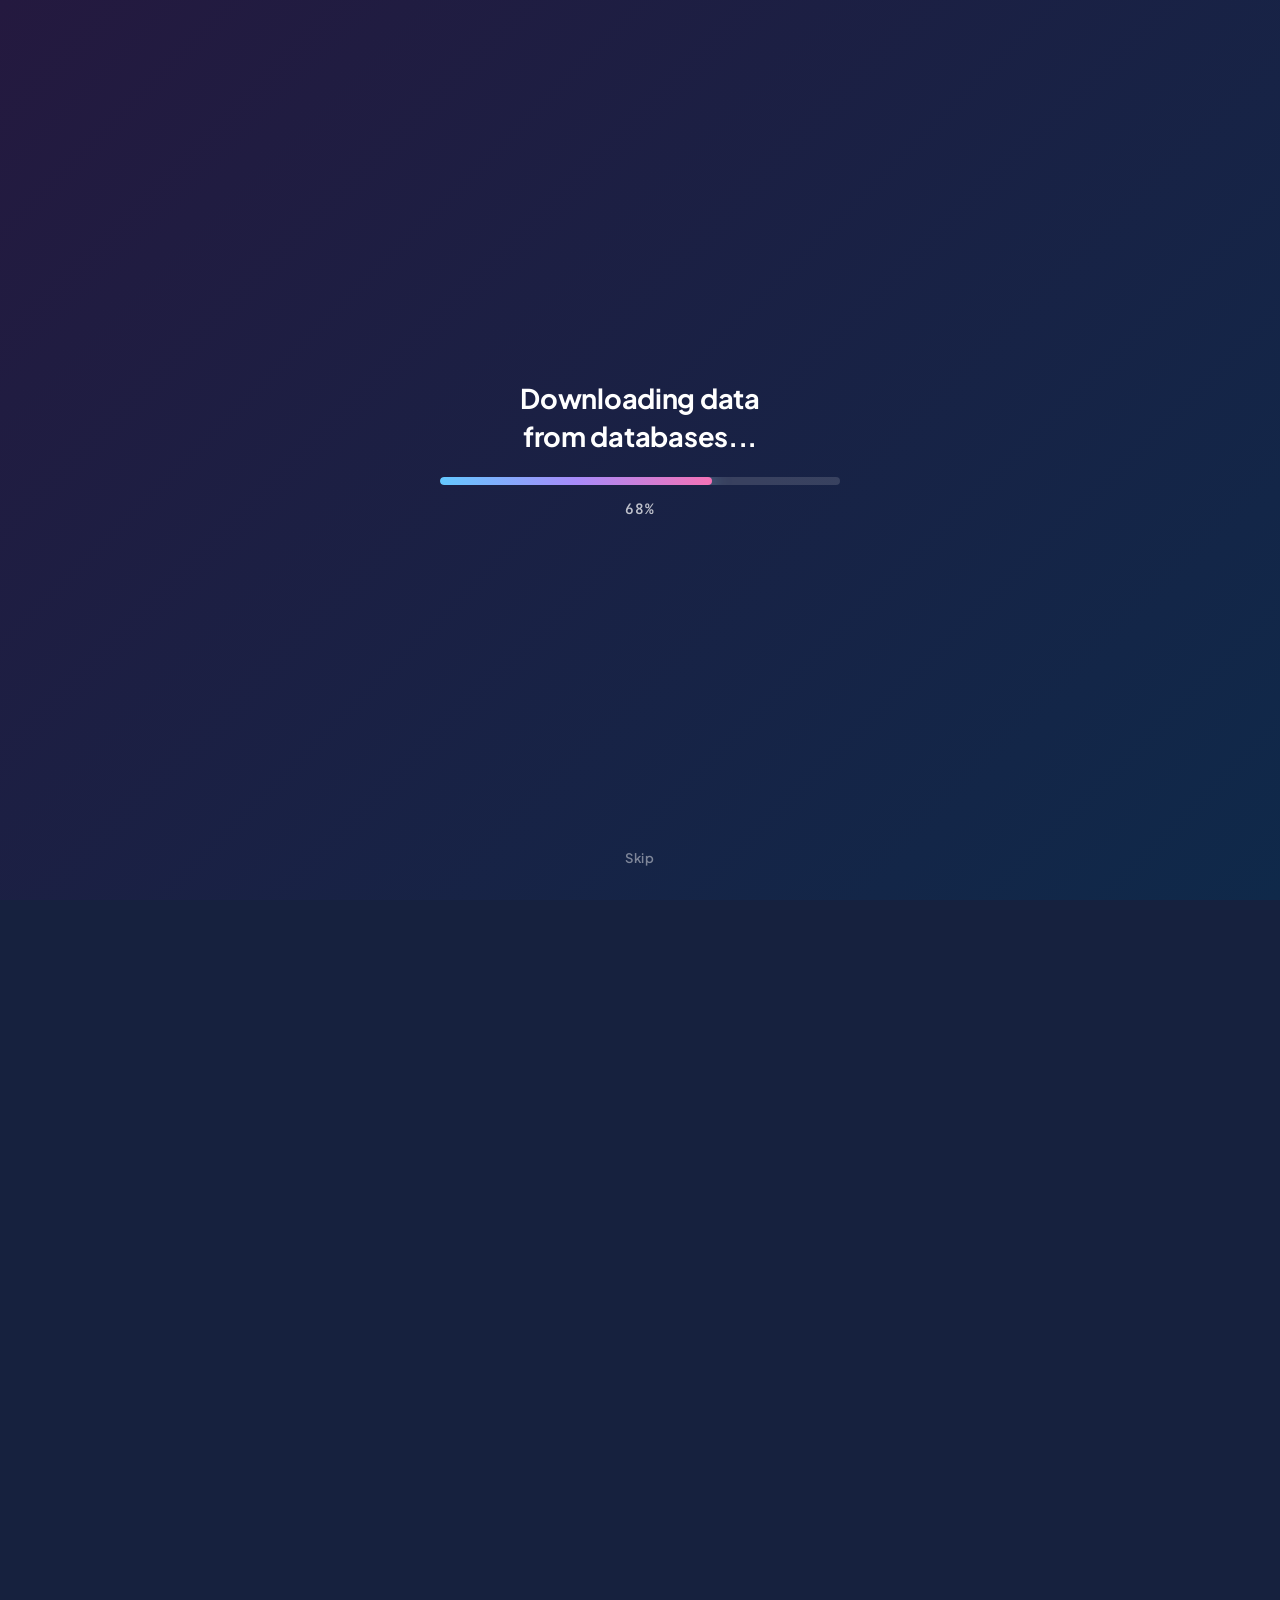
<file: index.html>
<!DOCTYPE html>
<html lang="ja">
<head>
    <meta charset="UTF-8">
    <meta name="viewport" content="width=device-width, initial-scale=1.0, viewport-fit=cover">
    <meta name="theme-color" content="#16213e">
    <link rel="icon" type="image/svg+xml" href="data:image/svg+xml,%3Csvg xmlns='http://www.w3.org/2000/svg' viewBox='0 0 64 64'%3E%3Crect width='64' height='64' rx='16' fill='%2316213e'/%3E%3Ctext x='50%25' y='54%25' dominant-baseline='middle' text-anchor='middle' font-family='sans-serif' font-weight='800' font-size='34' fill='%2364c8ff'%3EM%3C/text%3E%3C/svg%3E">
    <title>Mendsanaa - ホーム</title>
    <script>
        if (!sessionStorage.getItem('mendsanaa_boot_done') || location.search.indexOf('intro=1') !== -1) {
            document.documentElement.classList.add('boot-active');
        }
    </script>
    <link rel="preconnect" href="https://fonts.googleapis.com">
    <link rel="preconnect" href="https://fonts.gstatic.com" crossorigin>
    <link href="https://fonts.googleapis.com/css2?family=JetBrains+Mono:wght@500;700;800&family=Noto+Sans+JP:wght@400;500;700;800&family=Noto+Sans:wght@400;600;700&family=Plus+Jakarta+Sans:wght@600;700;800&display=swap" rel="stylesheet">
    <link rel="stylesheet" href="images/images2/styles.css">
</head>
<body data-page="home">
    <!-- Animated Gradient Background -->
    <div class="animated-bg" aria-hidden="true"></div>
    <canvas class="particles-canvas" id="particlesCanvas" aria-hidden="true"></canvas>
    <div class="mouse-glow" id="mouseGlow" aria-hidden="true"></div>

    <div class="page-shell">
        <!-- Clean Sticky Header -->
        <header class="top-bar">
            <div class="top-bar-inner">
                <nav class="desktop-nav" aria-label="Main navigation">
                    <a href="index.html" class="active" data-i18n="nav_home">ホーム</a>
                    <a href="index2.html" data-i18n="nav_profile">プロフィール</a>
                    <a href="contactme.html" data-i18n="nav_contact">お問い合わせ</a>
                </nav>

                <div class="lang-switcher" role="group" aria-label="Language switcher">
                    <button type="button" class="lang-btn active" data-lang="ja" aria-pressed="true">JP</button>
                    <button type="button" class="lang-btn" data-lang="en" aria-pressed="false">EN</button>
                    <button type="button" class="lang-btn" data-lang="mn" aria-pressed="false">MN</button>
                </div>
            </div>
        </header>

        <!-- Main Content -->
        <main class="main-content">
            <!-- Hero Card -->
            <section class="glass-card hero-card reveal is-in">
                <div class="avatar-stage">
                    <div class="avatar-glow"></div>
                    <div class="avatar-frame">
                        <img src="images/images2/profile.jpg" alt="Mendsanaa">
                    </div>
                </div>

                <div class="hero-text">
                    <h1 class="hero-title">Mendsanaa</h1>
                    <p class="hero-subtitle" data-i18n="home_subtitle">モンゴル出身 🇲🇳 ・ 東京在住 🇯🇵</p>
                    <div class="hero-role-pill" data-i18n="home_role">東京国際工科専門職大学 AIコース在籍</div>

                    <div class="hero-bio-box">
                        <p data-i18n="home_desc_1">東京国際工科専門職大学のAIコースに在籍しています。</p>
                        <p data-i18n="home_desc_2">AI・クラウド・ソフトウェア開発を中心に、世界とつながる技術を日々学んでいます。</p>
                    </div>

                    <div class="action-row">
                        <a href="index2.html" class="btn btn-primary" data-i18n="home_btn_profile">プロフィールを見る</a>
                        <a href="contactme.html" class="btn btn-secondary" data-i18n="home_btn_contact">お問い合わせ</a>
                    </div>
                </div>
            </section>

            <!-- Highlights -->
            <section class="section-block reveal">
                <div class="section-header">
                    <h2 class="section-title" data-i18n="home_hl_title">ハイライト</h2>
                </div>
                <div class="stats-grid">
                    <div class="glass-card stat-card">
                        <div class="stat-value">2020</div>
                        <p class="stat-label" data-i18n="home_hl_1">高校卒業</p>
                    </div>
                    <div class="glass-card stat-card">
                        <div class="stat-value">2022</div>
                        <p class="stat-label" data-i18n="home_hl_2">来日・留学開始</p>
                    </div>
                    <div class="glass-card stat-card">
                        <div class="stat-value">2024</div>
                        <p class="stat-label" data-i18n="home_hl_3">AI専門課程修了</p>
                    </div>
                    <div class="glass-card stat-card">
                        <div class="stat-value">∞</div>
                        <p class="stat-label" data-i18n="home_hl_4">学び続ける姿勢</p>
                    </div>
                </div>
            </section>

            <!-- About Section -->
            <section class="section-block reveal">
                <div class="section-header">
                    <h2 class="section-title" data-i18n="home_about_title">私について</h2>
                    <p class="section-subtitle" data-i18n="home_about_sub">世界を巡りながら、情熱を持って学び・創る</p>
                </div>

                <div class="story-grid">
                    <article class="glass-card story-card">
                        <div class="story-top">
                            <div class="story-icon-wrap">🎒</div>
                            <span class="story-year">2020</span>
                        </div>
                        <h3 data-i18n="home_story_1_title">旅の始まり</h3>
                        <p data-i18n="home_story_1_text">2020年に高校を卒業し、コロナ禍の影響で1年半のギャップイヤーを過ごしました。その期間を有意義に活かし、次の一歩へ向けて準備しました。</p>
                    </article>

                    <article class="glass-card story-card">
                        <div class="story-top">
                            <div class="story-icon-wrap">🌏</div>
                            <span class="story-year">2022</span>
                        </div>
                        <h3 data-i18n="home_story_2_title">日本への挑戦</h3>
                        <p data-i18n="home_story_2_text">2022年に来日し、北九州YMCA学院で日本語と文化を学びました。日本での生活は新しい視点と大きな成長をもたらしてくれました。</p>
                    </article>

                    <article class="glass-card story-card">
                        <div class="story-top">
                            <div class="story-icon-wrap">💻</div>
                            <span class="story-year">2022–2024</span>
                        </div>
                        <h3 data-i18n="home_story_3_title">AIを集中的に習得</h3>
                        <p data-i18n="home_story_3_text">日本電子専門学校でAIについて2年間集中的に学び、プログラミングと機械学習の基礎・実践スキルを習得しました。</p>
                    </article>

                    <article class="glass-card story-card">
                        <div class="story-top">
                            <div class="story-icon-wrap">🚀</div>
                            <span class="story-year">2024–NOW</span>
                        </div>
                        <h3 data-i18n="home_story_4_title">さらなる高みへ</h3>
                        <p data-i18n="home_story_4_text">現在、東京国際工科専門職大学のAIコースに在籍し、より高度なAI技術とクラウド・開発力を追求しています。</p>
                    </article>
                </div>

                <div class="glass-card full-bio-card">
                    <p data-i18n="home_full_bio">私は2020年にモンゴルの高校を卒業し、コロナの影響で来日まで1年半のギャップイヤーを過ごしました。2022年に来日して北九州YMCA学院を卒業後、日本電子専門学校でAIを2年間学び、さらに深く追求するため現在は東京国際工科専門職大学のAIコースに在籍しています。</p>
                </div>
            </section>

            <!-- CTA Banner -->
            <section class="glass-card cta-banner reveal">
                <h2 data-i18n="home_cta_title">もっと詳しく知る</h2>
                <p data-i18n="home_cta_sub">スキル・取得資格・これまでの歩みをご覧ください</p>
                <a href="index2.html" class="btn btn-primary" data-i18n="home_cta_btn">プロフィールへ進む</a>
            </section>
        </main>

        <!-- Footer -->
        <footer class="footer">
            <p data-i18n="home_footer">Mendsanaa デジタルポートフォリオ • 2024-2026</p>
            <button type="button" class="replay-intro-btn">↻ <span data-i18n="replay_intro">起動演出を再生</span></button>
        </footer>
    </div>

    <!-- Smartphone Bottom Navigation Dock -->
    <nav class="mobile-dock" aria-label="Mobile navigation">
        <a href="index.html" class="dock-item active">
            <svg viewBox="0 0 24 24"><path d="M3 10.5L12 3l9 7.5"/><path d="M5 9.5V20h14V9.5"/></svg>
            <span data-i18n="nav_home">ホーム</span>
        </a>
        <a href="index2.html" class="dock-item">
            <svg viewBox="0 0 24 24"><circle cx="12" cy="8" r="4"/><path d="M4 20c0-4 3.6-7 8-7s8 3 8 7"/></svg>
            <span data-i18n="nav_profile">プロフィール</span>
        </a>
        <a href="contactme.html" class="dock-item">
            <svg viewBox="0 0 24 24"><rect x="3" y="5" width="18" height="14" rx="2"/><path d="M3 7l9 6 9-6"/></svg>
            <span data-i18n="nav_contact">お問い合わせ</span>
        </a>
    </nav>

    <script src="images/images2/app.js"></script>
</body>
</html>
</file>
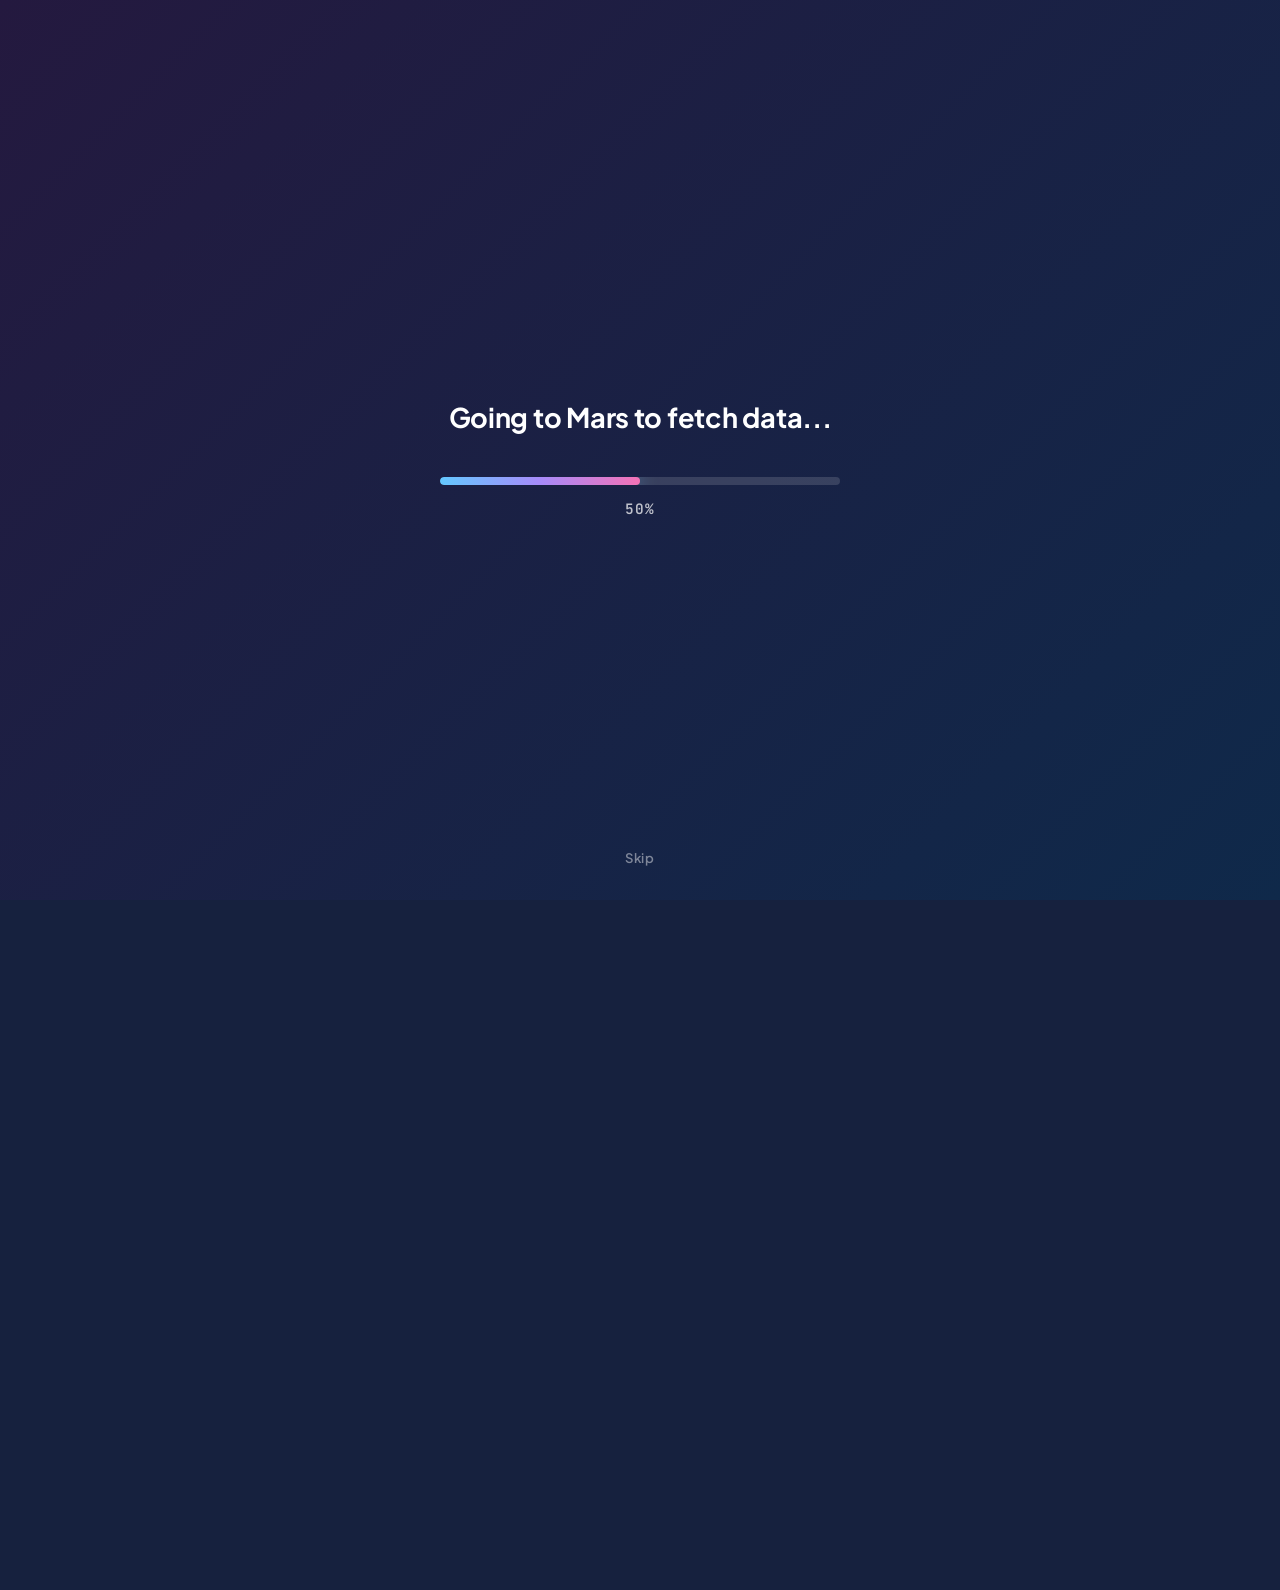
<file: contactme.html>
<!DOCTYPE html>
<html lang="ja">
<head>
    <meta charset="UTF-8">
    <meta name="viewport" content="width=device-width, initial-scale=1.0, viewport-fit=cover">
    <meta name="theme-color" content="#16213e">
    <link rel="icon" type="image/svg+xml" href="data:image/svg+xml,%3Csvg xmlns='http://www.w3.org/2000/svg' viewBox='0 0 64 64'%3E%3Crect width='64' height='64' rx='16' fill='%2316213e'/%3E%3Ctext x='50%25' y='54%25' dominant-baseline='middle' text-anchor='middle' font-family='sans-serif' font-weight='800' font-size='34' fill='%2364c8ff'%3EM%3C/text%3E%3C/svg%3E">
    <title>お問い合わせ - Mendsanaa</title>
    <script>
        if (!sessionStorage.getItem('mendsanaa_boot_done') || location.search.indexOf('intro=1') !== -1) {
            document.documentElement.classList.add('boot-active');
        }
    </script>
    <link rel="preconnect" href="https://fonts.googleapis.com">
    <link rel="preconnect" href="https://fonts.gstatic.com" crossorigin>
    <link href="https://fonts.googleapis.com/css2?family=JetBrains+Mono:wght@500;700;800&family=Noto+Sans+JP:wght@400;500;700;800&family=Noto+Sans:wght@400;600;700&family=Plus+Jakarta+Sans:wght@600;700;800&display=swap" rel="stylesheet">
    <link rel="stylesheet" href="images/images2/styles.css">
</head>
<body data-page="contact">
    <!-- Animated Gradient Background -->
    <div class="animated-bg" aria-hidden="true"></div>
    <canvas class="particles-canvas" id="particlesCanvas" aria-hidden="true"></canvas>
    <div class="mouse-glow" id="mouseGlow" aria-hidden="true"></div>

    <div class="page-shell">
        <!-- Clean Sticky Header -->
        <header class="top-bar">
            <div class="top-bar-inner">
                <nav class="desktop-nav" aria-label="Main navigation">
                    <a href="index.html" data-i18n="nav_home">ホーム</a>
                    <a href="index2.html" data-i18n="nav_profile">プロフィール</a>
                    <a href="contactme.html" class="active" data-i18n="nav_contact">お問い合わせ</a>
                </nav>

                <div class="lang-switcher" role="group" aria-label="Language switcher">
                    <button type="button" class="lang-btn active" data-lang="ja" aria-pressed="true">JP</button>
                    <button type="button" class="lang-btn" data-lang="en" aria-pressed="false">EN</button>
                    <button type="button" class="lang-btn" data-lang="mn" aria-pressed="false">MN</button>
                </div>
            </div>
        </header>

        <!-- Main Contact Content -->
        <main class="main-content">
            <section class="section-block reveal is-in">
                <div class="section-header">
                    <h1 class="section-title" data-i18n="contact_title">お問い合わせ</h1>
                    <p class="section-subtitle" data-i18n="contact_sub">下記のいずれの連絡先からでもお気軽にご連絡ください</p>
                </div>

                <!-- Contact Cards Grid -->
                <div class="contact-grid">
                    <article class="glass-card contact-card">
                        <div class="contact-card-head">
                            <div class="contact-icon-box">✉️</div>
                            <h3 data-i18n="contact_school_email">大学メール</h3>
                        </div>
                        <p class="contact-detail">tk250265@t.iput.ac.jp</p>
                        <div class="contact-card-actions">
                            <a href="mailto:tk250265@t.iput.ac.jp" class="mini-btn" data-i18n="contact_btn_email">メールを送る</a>
                            <button type="button" class="mini-btn copy-btn" data-copy="tk250265@t.iput.ac.jp" data-i18n="contact_btn_copy">コピー</button>
                        </div>
                    </article>

                    <article class="glass-card contact-card">
                        <div class="contact-card-head">
                            <div class="contact-icon-box">💌</div>
                            <h3 data-i18n="contact_personal_email">個人メール</h3>
                        </div>
                        <p class="contact-detail">mmendsanaa@gmail.com</p>
                        <div class="contact-card-actions">
                            <a href="mailto:mmendsanaa@gmail.com" class="mini-btn" data-i18n="contact_btn_email">メールを送る</a>
                            <button type="button" class="mini-btn copy-btn" data-copy="mmendsanaa@gmail.com" data-i18n="contact_btn_copy">コピー</button>
                        </div>
                    </article>

                    <article class="glass-card contact-card">
                        <div class="contact-card-head">
                            <div class="contact-icon-box">
                                <svg viewBox="0 0 24 24"><path d="M12 2C6.48 2 2 6.58 2 12.26c0 4.54 2.87 8.39 6.84 9.75.5.09.68-.22.68-.49 0-.24-.01-.88-.01-1.72-2.78.62-3.37-1.37-3.37-1.37-.45-1.18-1.11-1.5-1.11-1.5-.91-.64.07-.63.07-.63 1 .07 1.53 1.06 1.53 1.06.89 1.57 2.34 1.12 2.91.85.09-.66.35-1.12.63-1.38-2.22-.26-4.55-1.14-4.55-5.07 0-1.12.39-2.03 1.03-2.75-.1-.26-.45-1.3.1-2.71 0 0 .84-.28 2.75 1.05a9.3 9.3 0 0 1 5 0c1.91-1.33 2.75-1.05 2.75-1.05.55 1.41.2 2.45.1 2.71.64.72 1.03 1.63 1.03 2.75 0 3.94-2.34 4.8-4.57 5.06.36.32.68.94.68 1.9 0 1.37-.01 2.48-.01 2.82 0 .27.18.59.69.49A10.22 10.22 0 0 0 22 12.26C22 6.58 17.52 2 12 2z"/></svg>
                            </div>
                            <h3>GitHub</h3>
                        </div>
                        <p class="contact-detail">github.com/sodhuumendsanaa-oss</p>
                        <p class="contact-note" data-i18n="contact_github_note">※ 日々成長を目指して開発中</p>
                        <div class="contact-card-actions">
                            <a href="https://github.com/sodhuumendsanaa-oss" class="mini-btn" target="_blank" rel="noopener noreferrer" data-i18n="contact_btn_visit">プロフィールを見る</a>
                            <button type="button" class="mini-btn copy-btn" data-copy="https://github.com/sodhuumendsanaa-oss" data-i18n="contact_btn_copy">コピー</button>
                        </div>
                    </article>

                    <article class="glass-card contact-card">
                        <div class="contact-card-head">
                            <div class="contact-icon-box">
                                <svg viewBox="0 0 24 24"><path d="M19 3a2 2 0 0 1 2 2v14a2 2 0 0 1-2 2H5a2 2 0 0 1-2-2V5a2 2 0 0 1 2-2h14m-.5 15.5v-5.3a3.26 3.26 0 0 0-3.26-3.26c-.85 0-1.84.52-2.28 1.3v-1.11h-2.79v8.37h2.79v-4.93c0-.77.62-1.4 1.39-1.4a1.4 1.4 0 0 1 1.4 1.4v4.93h2.75M6.88 8.56a1.68 1.68 0 0 0 1.68-1.68c0-.93-.75-1.69-1.68-1.69a1.69 1.69 0 0 0-1.69 1.69c0 .93.76 1.68 1.69 1.68m1.39 9.94v-8.37H5.5v8.37h2.77z"/></svg>
                            </div>
                            <h3>LinkedIn</h3>
                        </div>
                        <p class="contact-detail is-prose" data-i18n="contact_li_detail">LinkedInでつながる</p>
                        <div class="contact-card-actions">
                            <a href="https://www.linkedin.com/in/myagmar-mendsanaa-64799b420/" class="mini-btn" target="_blank" rel="noopener noreferrer" data-i18n="contact_btn_visit">プロフィールを見る</a>
                            <button type="button" class="mini-btn copy-btn" data-copy="https://www.linkedin.com/in/myagmar-mendsanaa-64799b420/" data-i18n="contact_btn_copy">コピー</button>
                        </div>
                    </article>

                    <article class="glass-card contact-card">
                        <div class="contact-card-head">
                            <div class="contact-icon-box">
                                <svg viewBox="0 0 24 24"><path d="M14 9h3V6h-3c-2.2 0-4 1.8-4 4v2H7v3h3v6h3v-6h3l1-3h-4v-2c0-.6.4-1 1-1z"/></svg>
                            </div>
                            <h3>Facebook</h3>
                        </div>
                        <p class="contact-detail is-prose" data-i18n="contact_fb_detail">Facebookでつながる</p>
                        <div class="contact-card-actions">
                            <a href="https://www.facebook.com/profile.php?id=100008332772285" class="mini-btn" target="_blank" rel="noopener noreferrer" data-i18n="contact_btn_visit">プロフィールを見る</a>
                        </div>
                    </article>

                    <article class="glass-card contact-card">
                        <div class="contact-card-head">
                            <div class="contact-icon-box">⏰</div>
                            <h3 data-i18n="contact_avail">連絡可能な時間帯</h3>
                        </div>
                        <p class="contact-detail is-prose" data-i18n="contact_avail_1">日中のお問い合わせがスムーズです</p>
                        <p class="contact-detail is-prose" data-i18n="contact_avail_2">日中（日本時間 JST）</p>
                    </article>
                </div>
            </section>

            <!-- Contact Form -->
            <section class="section-block reveal">
                <div class="glass-card form-card">
                    <div class="section-header">
                        <h2 class="section-title" data-i18n="contact_form_title">メッセージを送る</h2>
                    </div>

                    <form class="contact-form" id="contactForm">
                        <div class="form-group">
                            <label for="name" data-i18n="contact_label_name">お名前</label>
                            <input type="text" id="name" name="name" placeholder="山田 太郎" data-i18n-placeholder="contact_ph_name" required>
                        </div>
                        <div class="form-group">
                            <label for="email" data-i18n="contact_label_email">メールアドレス</label>
                            <input type="email" id="email" name="email" placeholder="you@example.com" data-i18n-placeholder="contact_ph_email" required>
                        </div>
                        <div class="form-group">
                            <label for="subject" data-i18n="contact_label_subject">件名</label>
                            <input type="text" id="subject" name="subject" placeholder="お問い合わせの件名" data-i18n-placeholder="contact_ph_subject" required>
                        </div>
                        <div class="form-group">
                            <label for="message" data-i18n="contact_label_msg">メッセージ</label>
                            <textarea id="message" name="message" rows="5" placeholder="メッセージをご記入ください..." data-i18n-placeholder="contact_ph_msg" required></textarea>
                        </div>
                        <button type="submit" class="btn btn-primary btn-full" data-i18n="contact_btn_submit">メッセージを送信</button>
                    </form>
                </div>
            </section>

            <!-- Quick Links -->
            <section class="section-block reveal">
                <div class="action-row" style="margin: 0 auto; max-width: 480px;">
                    <a href="index.html" class="btn btn-secondary" data-i18n="contact_back_home">← ホームへ戻る</a>
                    <a href="index2.html" class="btn btn-secondary" data-i18n="contact_view_prof">プロフィールを見る →</a>
                </div>
            </section>
        </main>

        <!-- Footer -->
        <footer class="footer">
            <p data-i18n="contact_footer">ご覧いただきありがとうございます • 2024-2026</p>
            <button type="button" class="replay-intro-btn">↻ <span data-i18n="replay_intro">起動演出を再生</span></button>
        </footer>
    </div>

    <!-- Smartphone Bottom Navigation Dock -->
    <nav class="mobile-dock" aria-label="Mobile navigation">
        <a href="index.html" class="dock-item">
            <svg viewBox="0 0 24 24"><path d="M3 10.5L12 3l9 7.5"/><path d="M5 9.5V20h14V9.5"/></svg>
            <span data-i18n="nav_home">ホーム</span>
        </a>
        <a href="index2.html" class="dock-item">
            <svg viewBox="0 0 24 24"><circle cx="12" cy="8" r="4"/><path d="M4 20c0-4 3.6-7 8-7s8 3 8 7"/></svg>
            <span data-i18n="nav_profile">プロフィール</span>
        </a>
        <a href="contactme.html" class="dock-item active">
            <svg viewBox="0 0 24 24"><rect x="3" y="5" width="18" height="14" rx="2"/><path d="M3 7l9 6 9-6"/></svg>
            <span data-i18n="nav_contact">お問い合わせ</span>
        </a>
    </nav>

    <script src="images/images2/app.js"></script>
</body>
</html>
</file>
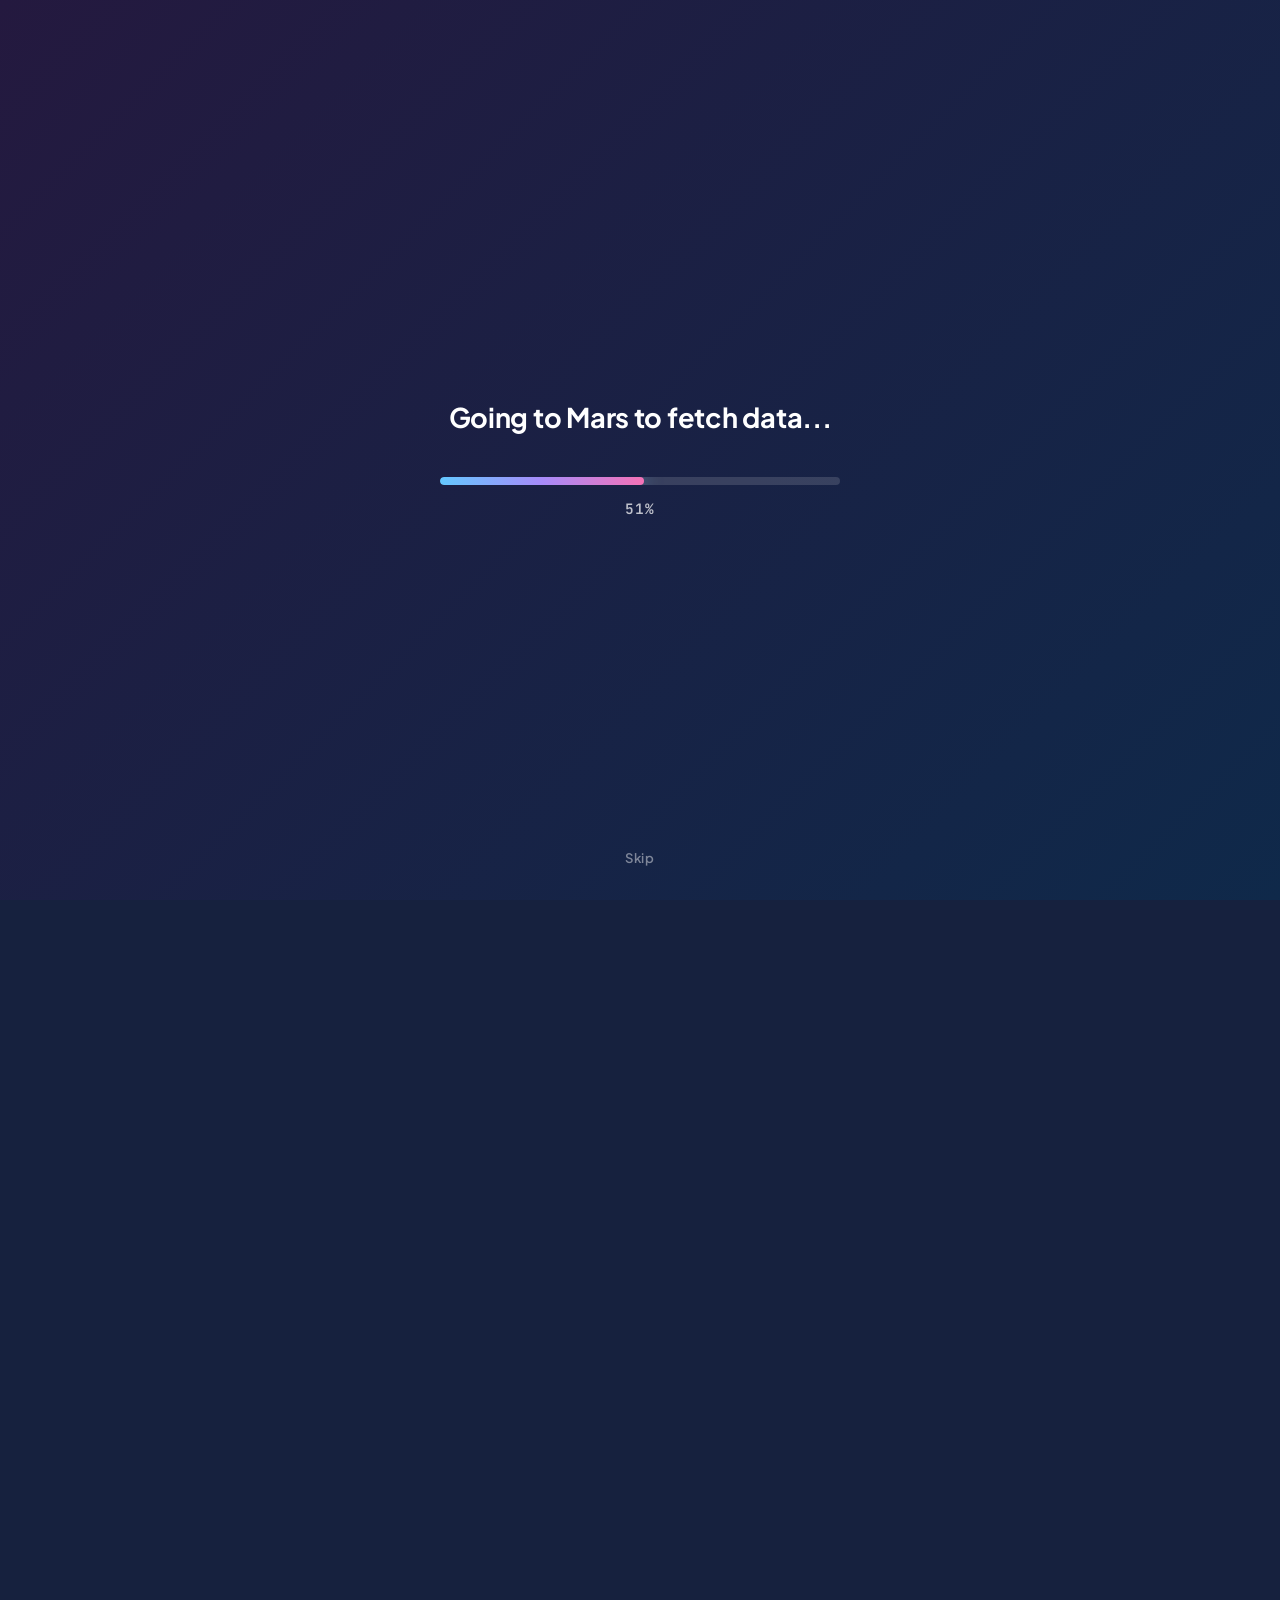
<file: index2.html>
<!DOCTYPE html>
<html lang="ja">
<head>
    <meta charset="UTF-8">
    <meta name="viewport" content="width=device-width, initial-scale=1.0, viewport-fit=cover">
    <meta name="theme-color" content="#16213e">
    <link rel="icon" type="image/svg+xml" href="data:image/svg+xml,%3Csvg xmlns='http://www.w3.org/2000/svg' viewBox='0 0 64 64'%3E%3Crect width='64' height='64' rx='16' fill='%2316213e'/%3E%3Ctext x='50%25' y='54%25' dominant-baseline='middle' text-anchor='middle' font-family='sans-serif' font-weight='800' font-size='34' fill='%2364c8ff'%3EM%3C/text%3E%3C/svg%3E">
    <title>Mendsanaa - プロフィール</title>
    <script>
        if (!sessionStorage.getItem('mendsanaa_boot_done') || location.search.indexOf('intro=1') !== -1) {
            document.documentElement.classList.add('boot-active');
        }
    </script>
    <link rel="preconnect" href="https://fonts.googleapis.com">
    <link rel="preconnect" href="https://fonts.gstatic.com" crossorigin>
    <link href="https://fonts.googleapis.com/css2?family=JetBrains+Mono:wght@500;700;800&family=Noto+Sans+JP:wght@400;500;700;800&family=Noto+Sans:wght@400;600;700&family=Plus+Jakarta+Sans:wght@600;700;800&display=swap" rel="stylesheet">
    <link rel="stylesheet" href="images/images2/styles.css">
</head>
<body data-page="profile">
    <!-- Animated Gradient Background -->
    <div class="animated-bg" aria-hidden="true"></div>
    <canvas class="particles-canvas" id="particlesCanvas" aria-hidden="true"></canvas>
    <div class="mouse-glow" id="mouseGlow" aria-hidden="true"></div>

    <div class="page-shell">
        <!-- Clean Sticky Header -->
        <header class="top-bar">
            <div class="top-bar-inner">
                <nav class="desktop-nav" aria-label="Main navigation">
                    <a href="index.html" data-i18n="nav_home">ホーム</a>
                    <a href="index2.html" class="active" data-i18n="nav_profile">プロフィール</a>
                    <a href="contactme.html" data-i18n="nav_contact">お問い合わせ</a>
                </nav>

                <div class="lang-switcher" role="group" aria-label="Language switcher">
                    <button type="button" class="lang-btn active" data-lang="ja" aria-pressed="true">JP</button>
                    <button type="button" class="lang-btn" data-lang="en" aria-pressed="false">EN</button>
                    <button type="button" class="lang-btn" data-lang="mn" aria-pressed="false">MN</button>
                </div>
            </div>
        </header>

        <!-- Main Profile Content -->
        <main class="main-content">
            <!-- Profile Hero Card -->
            <section class="glass-card hero-card reveal is-in">
                <div class="avatar-stage">
                    <div class="avatar-glow"></div>
                    <div class="avatar-frame">
                        <img src="images/images2/profile.jpg" alt="Mendsanaa">
                    </div>
                </div>

                <div class="hero-text">
                    <h1 class="hero-title">Mendsanaa</h1>
                    <p class="hero-subtitle" data-i18n="prof_location">📍 モンゴル出身 ・ 東京在住</p>
                    <div class="hero-role-pill" data-i18n="prof_role">🎓 AI専攻学生 | テクノロジー愛好家</div>

                    <div class="hero-bio-box">
                        <p data-i18n="prof_bio_1">東京国際工科専門職大学（IPUT）のAIコースに在籍中。</p>
                        <p data-i18n="prof_bio_2">機械学習、クラウド、開発技術を日々磨いています。</p>
                    </div>

                    <div class="social-pills">
                        <a href="https://www.facebook.com/profile.php?id=100008332772285" class="social-pill" target="_blank" rel="noopener noreferrer">
                            <svg viewBox="0 0 24 24"><path d="M14 9h3V6h-3c-2.2 0-4 1.8-4 4v2H7v3h3v6h3v-6h3l1-3h-4v-2c0-.6.4-1 1-1z"/></svg>
                            <span>Facebook</span>
                        </a>
                        <a href="https://github.com/sodhuumendsanaa-oss" class="social-pill" target="_blank" rel="noopener noreferrer">
                            <svg viewBox="0 0 24 24"><path d="M12 2C6.48 2 2 6.58 2 12.26c0 4.54 2.87 8.39 6.84 9.75.5.09.68-.22.68-.49 0-.24-.01-.88-.01-1.72-2.78.62-3.37-1.37-3.37-1.37-.45-1.18-1.11-1.5-1.11-1.5-.91-.64.07-.63.07-.63 1 .07 1.53 1.06 1.53 1.06.89 1.57 2.34 1.12 2.91.85.09-.66.35-1.12.63-1.38-2.22-.26-4.55-1.14-4.55-5.07 0-1.12.39-2.03 1.03-2.75-.1-.26-.45-1.3.1-2.71 0 0 .84-.28 2.75 1.05a9.3 9.3 0 0 1 5 0c1.91-1.33 2.75-1.05 2.75-1.05.55 1.41.2 2.45.1 2.71.64.72 1.03 1.63 1.03 2.75 0 3.94-2.34 4.8-4.57 5.06.36.32.68.94.68 1.9 0 1.37-.01 2.48-.01 2.82 0 .27.18.59.69.49A10.22 10.22 0 0 0 22 12.26C22 6.58 17.52 2 12 2z"/></svg>
                            <span>GitHub</span>
                        </a>
                        <a href="mailto:mmendsanaa@gmail.com" class="social-pill">
                            <svg viewBox="0 0 24 24"><path d="M4 6h16a2 2 0 0 1 2 2v8a2 2 0 0 1-2 2H4a2 2 0 0 1-2-2V8a2 2 0 0 1 2-2zm8 7 8-5H4l8 5z"/></svg>
                            <span data-i18n="prof_email_label">メール</span>
                        </a>
                    </div>

                    <div class="action-row">
                        <a href="contactme.html" class="btn btn-primary" data-i18n="prof_btn_contact">お問い合わせ</a>
                        <a href="index.html" class="btn btn-secondary" data-i18n="prof_btn_home">詳しく見る</a>
                    </div>
                </div>
            </section>

            <!-- Skills Section -->
            <section class="section-block reveal">
                <div class="section-header">
                    <h2 class="section-title" data-i18n="prof_skills_title">スキル・関心分野</h2>
                </div>
                <div class="skills-grid">
                    <div class="glass-card skill-card">
                        <div class="skill-icon">🤖</div>
                        <h3 data-i18n="prof_skill_1">AI・機械学習</h3>
                    </div>
                    <div class="glass-card skill-card">
                        <div class="skill-icon">💻</div>
                        <h3 data-i18n="prof_skill_2">Web開発</h3>
                    </div>
                    <div class="glass-card skill-card">
                        <div class="skill-icon">🌍</div>
                        <h3 data-i18n="prof_skill_3">グローバル視点</h3>
                    </div>
                    <div class="glass-card skill-card">
                        <div class="skill-icon">🚀</div>
                        <h3 data-i18n="prof_skill_4">イノベーション</h3>
                    </div>
                </div>
            </section>

            <!-- Certifications Section (Logo + Exam Name) -->
            <section class="section-block reveal">
                <div class="section-header">
                    <h2 class="section-title" data-i18n="prof_certs_title">取得資格・検定</h2>
                </div>
                <div class="certs-grid">
                    <button type="button" class="cert-tile" data-lightbox-src="images/certs/aws-saa.png" data-lightbox-alt="AWS Solutions Architect Associate">
                        <div class="cert-tile-inner">
                            <img src="images/certs/aws-saa.png" alt="AWS Solutions Architect Associate" loading="lazy">
                        </div>
                        <span class="cert-name" data-i18n="cert_1">AWS Solutions Architect Associate</span>
                    </button>

                    <button type="button" class="cert-tile" data-lightbox-src="images/certs/aws-ccp.png" data-lightbox-alt="AWS Cloud Practitioner">
                        <div class="cert-tile-inner">
                            <img src="images/certs/aws-ccp.png" alt="AWS Cloud Practitioner" loading="lazy">
                        </div>
                        <span class="cert-name" data-i18n="cert_2">AWS Cloud Practitioner</span>
                    </button>

                    <button type="button" class="cert-tile" data-lightbox-src="images/certs/java-silver.png" data-lightbox-alt="Java SE 11 Silver">
                        <div class="cert-tile-inner">
                            <img src="images/certs/java-silver.png" alt="Java SE 11 Silver" loading="lazy">
                        </div>
                        <span class="cert-name" data-i18n="cert_3">Java SE 11 Silver</span>
                    </button>

                    <button type="button" class="cert-tile" data-lightbox-src="images/certs/github-foundations.png" data-lightbox-alt="GitHub Foundations">
                        <div class="cert-tile-inner">
                            <img src="images/certs/github-foundations.png" alt="GitHub Foundations" loading="lazy">
                        </div>
                        <span class="cert-name" data-i18n="cert_4">GitHub Foundations</span>
                    </button>

                    <button type="button" class="cert-tile" data-lightbox-src="images/certs/python-ce.png" data-lightbox-alt="Python 3 基礎試験">
                        <div class="cert-tile-inner">
                            <img src="images/certs/python-ce.png" alt="Python 3 基礎試験" loading="lazy">
                        </div>
                        <span class="cert-name" data-i18n="cert_5">Python 3 基礎試験</span>
                    </button>

                    <button type="button" class="cert-tile" data-lightbox-src="images/certs/python-cda.png" data-lightbox-alt="Python データ分析試験">
                        <div class="cert-tile-inner">
                            <img src="images/certs/python-cda.png" alt="Python データ分析試験" loading="lazy">
                        </div>
                        <span class="cert-name" data-i18n="cert_6">Python データ分析試験</span>
                    </button>

                    <button type="button" class="cert-tile" data-lightbox-src="images/certs/python-cpe.png" data-lightbox-alt="Python 実践試験">
                        <div class="cert-tile-inner">
                            <img src="images/certs/python-cpe.png" alt="Python 実践試験" loading="lazy">
                        </div>
                        <span class="cert-name" data-i18n="cert_7">Python 実践試験</span>
                    </button>

                    <button type="button" class="cert-tile" data-lightbox-src="images/certs/gemini.png" data-lightbox-alt="Google Gemini 認定">
                        <div class="cert-tile-inner">
                            <img src="images/certs/gemini.png" alt="Google Gemini 認定" loading="lazy">
                        </div>
                        <span class="cert-name" data-i18n="cert_8">Google Gemini 認定</span>
                    </button>

                    <button type="button" class="cert-tile" data-lightbox-src="images/certs/ai-kentei.png" data-lightbox-alt="AI検定">
                        <div class="cert-tile-inner">
                            <img src="images/certs/ai-kentei.png" alt="AI検定" loading="lazy">
                        </div>
                        <span class="cert-name" data-i18n="cert_9">AI検定</span>
                    </button>

                    <button type="button" class="cert-tile" data-lightbox-src="images/certs/jlpt-n1.png" data-lightbox-alt="日本語能力試験 N1">
                        <div class="cert-tile-inner">
                            <img src="images/certs/jlpt-n1.png" alt="日本語能力試験 N1" loading="lazy">
                        </div>
                        <span class="cert-name" data-i18n="cert_10">日本語能力試験 N1</span>
                    </button>

                    <button type="button" class="cert-tile" data-lightbox-src="images/certs/toeic.png" data-lightbox-alt="TOEIC 850">
                        <div class="cert-tile-inner">
                            <img src="images/certs/toeic.png" alt="TOEIC 850" loading="lazy">
                        </div>
                        <span class="cert-name" data-i18n="cert_11">TOEIC 850</span>
                    </button>
                </div>
            </section>

            <!-- Education Timeline -->
            <section class="section-block reveal">
                <div class="section-header">
                    <h2 class="section-title" data-i18n="prof_edu_title">学歴・歩み</h2>
                </div>
                <div class="timeline">
                    <div class="timeline-item">
                        <span class="timeline-node" aria-hidden="true"></span>
                        <div class="glass-card timeline-card">
                            <div class="timeline-meta">
                                <span class="timeline-emoji">🎒</span>
                                <span class="timeline-year" data-i18n="prof_edu_1_year">2020</span>
                            </div>
                            <p data-i18n="prof_edu_1_text">モンゴルの高校を卒業</p>
                        </div>
                    </div>

                    <div class="timeline-item">
                        <span class="timeline-node" aria-hidden="true"></span>
                        <div class="glass-card timeline-card">
                            <div class="timeline-meta">
                                <span class="timeline-emoji">⏳</span>
                                <span class="timeline-year" data-i18n="prof_edu_2_year">2020 – 2022</span>
                            </div>
                            <p data-i18n="prof_edu_2_text">ギャップイヤー（コロナ禍での自己研鑽期間）</p>
                        </div>
                    </div>

                    <div class="timeline-item">
                        <span class="timeline-node" aria-hidden="true"></span>
                        <div class="glass-card timeline-card">
                            <div class="timeline-meta">
                                <span class="timeline-emoji">🇯🇵</span>
                                <span class="timeline-year" data-i18n="prof_edu_3_year">2022</span>
                            </div>
                            <p data-i18n="prof_edu_3_text">来日・北九州YMCA学院にて日本語を習得</p>
                        </div>
                    </div>

                    <div class="timeline-item">
                        <span class="timeline-node" aria-hidden="true"></span>
                        <div class="glass-card timeline-card">
                            <div class="timeline-meta">
                                <span class="timeline-emoji">💻</span>
                                <span class="timeline-year" data-i18n="prof_edu_4_year">2022 – 2024</span>
                            </div>
                            <p data-i18n="prof_edu_4_text">日本電子専門学校 — AIシステム科（2年課程）</p>
                        </div>
                    </div>

                    <div class="timeline-item">
                        <span class="timeline-node" aria-hidden="true"></span>
                        <div class="glass-card timeline-card">
                            <div class="timeline-meta">
                                <span class="timeline-emoji">🚀</span>
                                <span class="timeline-year" data-i18n="prof_edu_5_year">2024 – 現在</span>
                            </div>
                            <p data-i18n="prof_edu_5_text">東京国際工科専門職大学 — AIコース在籍</p>
                        </div>
                    </div>
                </div>
            </section>
        </main>

        <!-- Footer -->
        <footer class="footer">
            <p data-i18n="prof_footer">QRコード デジタルプロフィール • 2024-2026</p>
            <button type="button" class="replay-intro-btn">↻ <span data-i18n="replay_intro">起動演出を再生</span></button>
        </footer>
    </div>

    <!-- Smartphone Bottom Navigation Dock -->
    <nav class="mobile-dock" aria-label="Mobile navigation">
        <a href="index.html" class="dock-item">
            <svg viewBox="0 0 24 24"><path d="M3 10.5L12 3l9 7.5"/><path d="M5 9.5V20h14V9.5"/></svg>
            <span data-i18n="nav_home">ホーム</span>
        </a>
        <a href="index2.html" class="dock-item active">
            <svg viewBox="0 0 24 24"><circle cx="12" cy="8" r="4"/><path d="M4 20c0-4 3.6-7 8-7s8 3 8 7"/></svg>
            <span data-i18n="nav_profile">プロフィール</span>
        </a>
        <a href="contactme.html" class="dock-item">
            <svg viewBox="0 0 24 24"><rect x="3" y="5" width="18" height="14" rx="2"/><path d="M3 7l9 6 9-6"/></svg>
            <span data-i18n="nav_contact">お問い合わせ</span>
        </a>
    </nav>

    <script src="images/images2/app.js"></script>
</body>
</html>
</file>
<file: images/images2/styles.css>
/* =========================================================
   MENDSANAA PORTFOLIO — SLEEK MOBILE-FIRST GLASS UI
   ========================================================= */

:root {
    --glass-bg: rgba(255, 255, 255, 0.065);
    --glass-bg-hover: rgba(255, 255, 255, 0.105);
    --glass-border: rgba(255, 255, 255, 0.13);
    --glass-border-hover: rgba(255, 255, 255, 0.26);

    --accent-sky: #64c8ff;
    --accent-indigo: #818cf8;
    --accent-pink: #f472b6;
    --accent-mint: #34d399;

    --text-primary: #f8fafc;
    --text-secondary: rgba(226, 232, 240, 0.8);
    --text-muted: rgba(203, 213, 225, 0.58);

    --font-sans: 'Plus Jakarta Sans', 'Noto Sans JP', 'Noto Sans', -apple-system, BlinkMacSystemFont, 'Segoe UI', sans-serif;
    --font-mono: 'JetBrains Mono', ui-monospace, SFMono-Regular, Menlo, Consolas, monospace;

    --radius-sm: 12px;
    --radius-md: 18px;
    --radius-lg: 24px;
    --radius-pill: 999px;

    --shadow-soft: 0 12px 36px rgba(5, 10, 28, 0.34), inset 0 1px 0 rgba(255, 255, 255, 0.1);
}

/* ===== RESET & BASE ===== */
*,
*::before,
*::after {
    margin: 0;
    padding: 0;
    box-sizing: border-box;
    -webkit-tap-highlight-color: transparent;
}

html {
    scroll-behavior: smooth;
    background-color: #16213e;
}

html.boot-active,
html.boot-active body {
    overflow: hidden;
    height: 100%;
}

html.boot-active:not(.boot-mounted) .page-shell,
html.boot-active:not(.boot-mounted) .mobile-dock {
    opacity: 0;
}

body {
    min-height: 100vh;
    min-height: 100dvh;
    width: 100%;
    overflow-x: hidden;
    font-family: var(--font-sans);
    color: var(--text-primary);
    line-height: 1.65;
    -webkit-font-smoothing: antialiased;
}

/* ===== PREVIOUS ANIMATED GRADIENT BACKGROUND ===== */
.animated-bg {
    position: fixed;
    inset: 0;
    z-index: -2;
    background: linear-gradient(-45deg, #1a1a2e, #16213e, #0f3460, #533483);
    background-size: 400% 400%;
    animation: gradientShift 15s ease infinite;
}

@keyframes gradientShift {
    0% { background-position: 0% 50%; }
    50% { background-position: 100% 50%; }
    100% { background-position: 0% 50%; }
}

.particles-canvas {
    position: fixed;
    inset: 0;
    width: 100%;
    height: 100%;
    z-index: -1;
    pointer-events: none;
}

.mouse-glow {
    position: fixed;
    width: 360px;
    height: 360px;
    border-radius: 50%;
    background: radial-gradient(circle, rgba(100, 200, 255, 0.16) 0%, transparent 70%);
    filter: blur(55px);
    pointer-events: none;
    z-index: -1;
    transform: translate(-50%, -50%);
    top: -400px;
    left: -400px;
}

@media (hover: none) {
    .mouse-glow {
        display: none;
    }
}

/* ===== CLEAN MINIMAL ENGLISH LOADING SCREEN ===== */
.boot-overlay {
    position: fixed;
    inset: 0;
    z-index: 9999;
    display: none;
    align-items: center;
    justify-content: center;
    padding: 28px 24px;
    background: linear-gradient(-45deg, #121526, #16213e, #0f294a, #24193f);
    background-size: 300% 300%;
    animation: gradientShift 12s ease infinite;
    font-family: var(--font-sans);
    color: #ffffff;
    overflow: hidden;
    opacity: 1;
    transition: opacity 0.55s cubic-bezier(0.22, 1, 0.36, 1);
}

html.boot-active .boot-overlay,
.boot-overlay.is-visible {
    display: flex;
}

.boot-overlay.is-exiting {
    opacity: 0;
    pointer-events: none;
}

.boot-minimal {
    width: 100%;
    max-width: 400px;
    display: flex;
    flex-direction: column;
    align-items: center;
    text-align: center;
    gap: 22px;
}

.boot-headline {
    font-size: clamp(1.25rem, 5.4vw, 1.7rem);
    font-weight: 700;
    letter-spacing: -0.01em;
    color: #ffffff;
    line-height: 1.4;
    min-height: 2.8em;
    display: flex;
    align-items: center;
    justify-content: center;
    text-wrap: balance;
    transition: opacity 0.25s ease, transform 0.25s ease;
}

.boot-headline.is-swapping {
    opacity: 0;
    transform: translateY(6px);
}

.boot-headline.is-granted {
    color: #7dd3fc;
}

.boot-progress-wrap {
    width: 100%;
    display: flex;
    flex-direction: column;
    align-items: center;
    gap: 12px;
}

.boot-bar-track {
    position: relative;
    width: 100%;
    height: 8px;
    border-radius: 999px;
    background: rgba(255, 255, 255, 0.14);
    overflow: hidden;
}

.boot-bar-fill {
    position: relative;
    height: 100%;
    width: 0%;
    border-radius: 999px;
    background: linear-gradient(90deg, #64c8ff, #a78bfa, #f472b6);
    box-shadow: 0 0 18px rgba(100, 200, 255, 0.55);
    transition: width 0.14s linear;
    overflow: hidden;
}

.boot-bar-fill::after {
    content: '';
    position: absolute;
    inset: 0;
    background: linear-gradient(90deg, transparent, rgba(255, 255, 255, 0.55), transparent);
    transform: translateX(-100%);
    animation: barShimmer 1.3s linear infinite;
}

@keyframes barShimmer {
    to { transform: translateX(200%); }
}

.boot-percent {
    font-family: var(--font-mono);
    font-size: 0.9rem;
    font-weight: 600;
    color: rgba(255, 255, 255, 0.72);
    letter-spacing: 0.06em;
}

.boot-skip-btn {
    position: fixed;
    bottom: max(26px, env(safe-area-inset-bottom));
    left: 50%;
    transform: translateX(-50%);
    background: transparent;
    border: none;
    color: rgba(255, 255, 255, 0.45);
    font-family: var(--font-sans);
    font-size: 0.82rem;
    font-weight: 600;
    letter-spacing: 0.04em;
    padding: 8px 16px;
    cursor: pointer;
    transition: color 0.2s ease;
}

.boot-skip-btn:hover,
.boot-skip-btn:active {
    color: rgba(255, 255, 255, 0.9);
}

/* ===== SHELL & CLEAN TOP BAR (NO TOP-LEFT LOGO) ===== */
.page-shell {
    position: relative;
    z-index: 1;
    min-height: 100vh;
    min-height: 100dvh;
    display: flex;
    flex-direction: column;
}

.top-bar {
    position: sticky;
    top: 0;
    z-index: 200;
    backdrop-filter: blur(16px);
    -webkit-backdrop-filter: blur(16px);
    background: rgba(14, 21, 46, 0.52);
    border-bottom: 1px solid rgba(255, 255, 255, 0.09);
    padding: max(10px, env(safe-area-inset-top)) 16px 10px;
}

.top-bar-inner {
    max-width: 1020px;
    margin: 0 auto;
    display: flex;
    align-items: center;
    justify-content: flex-end;
    gap: 14px;
}

/* Desktop nav */
.desktop-nav {
    display: none;
    align-items: center;
    gap: 6px;
}

.desktop-nav a {
    color: var(--text-secondary);
    text-decoration: none;
    font-size: 0.92rem;
    font-weight: 600;
    padding: 8px 16px;
    border-radius: var(--radius-pill);
    transition: all 0.22s ease;
}

.desktop-nav a:hover {
    color: #ffffff;
    background: rgba(255, 255, 255, 0.08);
}

.desktop-nav a.active {
    color: #ffffff;
    background: rgba(255, 255, 255, 0.16);
    box-shadow: inset 0 1px 0 rgba(255, 255, 255, 0.22);
}

/* Clean 3-Language Switcher (JP | EN | MN) */
.lang-switcher {
    display: inline-flex;
    align-items: center;
    gap: 2px;
    padding: 3px;
    border-radius: var(--radius-pill);
    background: rgba(255, 255, 255, 0.07);
    border: 1px solid rgba(255, 255, 255, 0.14);
}

.lang-btn {
    border: none;
    background: transparent;
    color: var(--text-muted);
    font-family: var(--font-sans);
    font-size: 0.75rem;
    font-weight: 700;
    letter-spacing: 0.04em;
    padding: 6px 11px;
    border-radius: var(--radius-pill);
    cursor: pointer;
    transition: all 0.2s ease;
    line-height: 1;
}

.lang-btn:hover {
    color: #ffffff;
}

.lang-btn.active {
    color: #ffffff;
    background: linear-gradient(135deg, rgba(100, 200, 255, 0.45), rgba(167, 139, 250, 0.55));
    box-shadow: 0 2px 10px rgba(100, 200, 255, 0.22), inset 0 1px 0 rgba(255, 255, 255, 0.28);
}

/* ===== MOBILE FLOATING BOTTOM DOCK (REFINED GLASS) ===== */
.mobile-dock {
    position: fixed;
    left: 50%;
    bottom: max(12px, env(safe-area-inset-bottom));
    transform: translateX(-50%);
    z-index: 250;
    width: min(calc(100% - 28px), 360px);
    display: grid;
    grid-template-columns: repeat(3, 1fr);
    gap: 5px;
    padding: 6px;
    border-radius: 22px;
    background: rgba(15, 23, 48, 0.78);
    border: 1px solid rgba(255, 255, 255, 0.16);
    backdrop-filter: blur(22px);
    -webkit-backdrop-filter: blur(22px);
    box-shadow: 0 12px 32px rgba(0, 0, 0, 0.42), inset 0 1px 0 rgba(255, 255, 255, 0.14);
}

.dock-item {
    display: flex;
    flex-direction: column;
    align-items: center;
    justify-content: center;
    gap: 3px;
    padding: 8px 6px;
    border-radius: 16px;
    text-decoration: none;
    color: var(--text-muted);
    font-size: 0.69rem;
    font-weight: 600;
    transition: all 0.22s ease;
}

.dock-item svg {
    width: 20px;
    height: 20px;
    stroke: currentColor;
    fill: none;
    stroke-width: 1.9;
    stroke-linecap: round;
    stroke-linejoin: round;
}

.dock-item:active {
    transform: scale(0.95);
}

.dock-item.active {
    color: #ffffff;
    background: linear-gradient(135deg, rgba(100, 200, 255, 0.32), rgba(167, 139, 250, 0.36));
    box-shadow: inset 0 1px 0 rgba(255, 255, 255, 0.25);
}

/* ===== MAIN CONTENT ===== */
.main-content {
    flex: 1;
    width: 100%;
    max-width: 980px;
    margin: 0 auto;
    padding: 22px 16px 36px;
    display: flex;
    flex-direction: column;
    gap: 44px;
}

/* ===== GLASS CARDS & SECTION HEADINGS ===== */
.glass-card {
    position: relative;
    background: var(--glass-bg);
    border: 1px solid var(--glass-border);
    border-radius: var(--radius-lg);
    backdrop-filter: blur(18px);
    -webkit-backdrop-filter: blur(18px);
    box-shadow: var(--shadow-soft);
    transition: transform 0.25s ease, background 0.25s ease, border-color 0.25s ease, box-shadow 0.25s ease;
}

.section-block {
    width: 100%;
}

.section-header {
    display: flex;
    flex-direction: column;
    align-items: center;
    text-align: center;
    gap: 8px;
    margin-bottom: 22px;
}

.section-title {
    font-size: clamp(1.5rem, 5vw, 2.15rem);
    font-weight: 800;
    letter-spacing: -0.015em;
    background: linear-gradient(135deg, #ffffff 10%, #93d8ff 65%, #e9a8ff 100%);
    -webkit-background-clip: text;
    -webkit-text-fill-color: transparent;
    background-clip: text;
}

.section-subtitle {
    font-size: 0.92rem;
    color: var(--text-secondary);
    max-width: 540px;
    text-wrap: balance;
}

/* ===== BUTTONS ===== */
.btn {
    position: relative;
    display: inline-flex;
    align-items: center;
    justify-content: center;
    gap: 8px;
    padding: 13px 22px;
    border-radius: 15px;
    border: none;
    font-family: var(--font-sans);
    font-size: 0.92rem;
    font-weight: 700;
    text-decoration: none;
    cursor: pointer;
    overflow: hidden;
    transition: transform 0.2s ease, box-shadow 0.25s ease, background 0.25s ease, border-color 0.25s ease;
}

.btn:active {
    transform: scale(0.97);
}

.btn-primary {
    color: #ffffff;
    background: linear-gradient(135deg, #3b82f6, #8b5cf6);
    box-shadow: 0 8px 24px rgba(59, 130, 246, 0.34), inset 0 1px 0 rgba(255, 255, 255, 0.26);
}

.btn-primary:hover {
    transform: translateY(-2px);
    box-shadow: 0 12px 30px rgba(99, 102, 241, 0.45);
}

.btn-secondary {
    color: #ffffff;
    background: rgba(255, 255, 255, 0.08);
    border: 1px solid rgba(255, 255, 255, 0.2);
}

.btn-secondary:hover {
    transform: translateY(-2px);
    background: rgba(255, 255, 255, 0.14);
    border-color: rgba(255, 255, 255, 0.35);
}

.btn-full {
    width: 100%;
}

/* ===== CLEAN AVATAR ===== */
.avatar-stage {
    position: relative;
    width: 172px;
    height: 172px;
    margin: 0 auto;
    display: flex;
    align-items: center;
    justify-content: center;
}

.avatar-glow {
    position: absolute;
    inset: -10px;
    border-radius: 32px;
    background: linear-gradient(135deg, rgba(100, 200, 255, 0.34), rgba(244, 114, 182, 0.28));
    filter: blur(22px);
    opacity: 0.72;
    pointer-events: none;
}

.avatar-frame {
    position: relative;
    z-index: 2;
    width: 100%;
    height: 100%;
    border-radius: 26px;
    padding: 3px;
    background: linear-gradient(135deg, rgba(255, 255, 255, 0.35), rgba(100, 200, 255, 0.3), rgba(244, 114, 182, 0.3));
    box-shadow: 0 14px 36px rgba(0, 0, 0, 0.38);
}

.avatar-frame img {
    width: 100%;
    height: 100%;
    object-fit: cover;
    object-position: center center;
    border-radius: 23px;
    display: block;
}

/* ===== HERO CARD (HOME & PROFILE) ===== */
.hero-card {
    padding: 28px 20px 24px;
    display: flex;
    flex-direction: column;
    align-items: center;
    text-align: center;
    gap: 22px;
}

.hero-text {
    display: flex;
    flex-direction: column;
    align-items: center;
    gap: 11px;
    width: 100%;
}

.hero-title {
    font-size: clamp(2.1rem, 8vw, 3.2rem);
    font-weight: 800;
    line-height: 1.1;
    letter-spacing: -0.02em;
    background: linear-gradient(135deg, #ffffff 10%, #7dd3fc 58%, #f0abfc 100%);
    -webkit-background-clip: text;
    -webkit-text-fill-color: transparent;
    background-clip: text;
}

.hero-subtitle {
    font-size: 0.98rem;
    font-weight: 600;
    color: var(--text-primary);
}

.hero-role-pill {
    display: inline-flex;
    align-items: center;
    gap: 6px;
    padding: 6px 14px;
    border-radius: var(--radius-pill);
    background: rgba(255, 255, 255, 0.08);
    border: 1px solid rgba(255, 255, 255, 0.16);
    color: var(--text-secondary);
    font-size: 0.82rem;
    font-weight: 600;
}

.hero-bio-box {
    width: 100%;
    padding: 16px;
    border-radius: 16px;
    background: rgba(255, 255, 255, 0.055);
    border: 1px solid rgba(255, 255, 255, 0.1);
    text-align: left;
    display: flex;
    flex-direction: column;
    gap: 6px;
}

.hero-bio-box p {
    font-size: 0.91rem;
    color: var(--text-secondary);
    line-height: 1.68;
}

.action-row {
    width: 100%;
    display: grid;
    grid-template-columns: 1fr 1fr;
    gap: 10px;
    margin-top: 4px;
}

.action-row .btn {
    padding: 13px 10px;
    font-size: 0.85rem;
    white-space: nowrap;
}

/* Social pills */
.social-pills {
    width: 100%;
    display: flex;
    flex-wrap: wrap;
    justify-content: center;
    gap: 8px;
}

.social-pill {
    display: inline-flex;
    align-items: center;
    gap: 7px;
    padding: 9px 15px;
    border-radius: var(--radius-pill);
    background: rgba(255, 255, 255, 0.075);
    border: 1px solid rgba(255, 255, 255, 0.16);
    color: var(--text-primary);
    text-decoration: none;
    font-size: 0.84rem;
    font-weight: 600;
    transition: all 0.22s ease;
}

.social-pill svg {
    width: 16px;
    height: 16px;
    fill: currentColor;
}

.social-pill:hover,
.social-pill:active {
    background: rgba(255, 255, 255, 0.16);
    border-color: rgba(255, 255, 255, 0.34);
    transform: translateY(-2px);
}

/* ===== HIGHLIGHTS GRID (HOME) ===== */
.stats-grid {
    display: grid;
    grid-template-columns: repeat(2, 1fr);
    gap: 12px;
}

.stat-card {
    padding: 20px 14px;
    text-align: center;
    border-radius: 20px;
}

.stat-value {
    font-size: 2rem;
    font-weight: 800;
    line-height: 1.1;
    margin-bottom: 6px;
    background: linear-gradient(135deg, #7dd3fc, #f0abfc);
    -webkit-background-clip: text;
    -webkit-text-fill-color: transparent;
    background-clip: text;
}

.stat-label {
    font-size: 0.82rem;
    color: var(--text-secondary);
    font-weight: 600;
}

/* ===== ABOUT STORY CARDS (HOME) ===== */
.story-grid {
    display: grid;
    grid-template-columns: 1fr;
    gap: 14px;
    margin-bottom: 14px;
}

.story-card {
    padding: 20px 18px;
    border-radius: 20px;
    display: flex;
    flex-direction: column;
    gap: 10px;
}

.story-card:hover {
    background: var(--glass-bg-hover);
    border-color: var(--glass-border-hover);
    transform: translateY(-3px);
}

.story-top {
    display: flex;
    align-items: center;
    justify-content: space-between;
}

.story-icon-wrap {
    width: 42px;
    height: 42px;
    border-radius: 13px;
    display: flex;
    align-items: center;
    justify-content: center;
    font-size: 1.3rem;
    background: rgba(255, 255, 255, 0.08);
    border: 1px solid rgba(255, 255, 255, 0.14);
}

.story-year {
    font-family: var(--font-mono);
    font-size: 0.74rem;
    font-weight: 700;
    color: #93d8ff;
    padding: 4px 10px;
    border-radius: var(--radius-pill);
    background: rgba(100, 200, 255, 0.12);
    border: 1px solid rgba(100, 200, 255, 0.22);
}

.story-card h3 {
    font-size: 1.06rem;
    font-weight: 700;
    color: #ffffff;
}

.story-card p {
    font-size: 0.89rem;
    color: var(--text-secondary);
    line-height: 1.65;
}

.full-bio-card {
    padding: 20px 18px;
    border-radius: 20px;
}

.full-bio-card p {
    font-size: 0.91rem;
    color: var(--text-secondary);
    line-height: 1.8;
}

/* ===== CTA BANNER (HOME) ===== */
.cta-banner {
    padding: 28px 20px;
    text-align: center;
    display: flex;
    flex-direction: column;
    align-items: center;
    gap: 10px;
}

.cta-banner h2 {
    font-size: clamp(1.38rem, 5vw, 1.9rem);
    font-weight: 800;
    color: #ffffff;
}

.cta-banner p {
    font-size: 0.9rem;
    color: var(--text-secondary);
    margin-bottom: 6px;
}

/* ===== SKILLS GRID (PROFILE) ===== */
.skills-grid {
    display: grid;
    grid-template-columns: repeat(2, 1fr);
    gap: 12px;
}

.skill-card {
    padding: 20px 14px;
    border-radius: 20px;
    display: flex;
    flex-direction: column;
    align-items: center;
    text-align: center;
    gap: 10px;
}

.skill-card:hover {
    background: var(--glass-bg-hover);
    border-color: var(--glass-border-hover);
    transform: translateY(-3px);
}

.skill-icon {
    width: 48px;
    height: 48px;
    border-radius: 15px;
    display: flex;
    align-items: center;
    justify-content: center;
    font-size: 1.45rem;
    background: rgba(255, 255, 255, 0.08);
    border: 1px solid rgba(255, 255, 255, 0.14);
}

.skill-card h3 {
    font-size: 0.9rem;
    font-weight: 700;
    color: var(--text-primary);
    line-height: 1.35;
}

/* ===== CERTIFICATIONS GRID (LOGO + CERT NAME) ===== */
.certs-grid {
    display: flex;
    flex-wrap: wrap;
    justify-content: center;
    gap: 12px;
}

.cert-tile {
    width: calc(50% - 6px);
    padding: 10px 10px 12px;
    border-radius: 20px;
    background: var(--glass-bg);
    border: 1px solid var(--glass-border);
    backdrop-filter: blur(16px);
    -webkit-backdrop-filter: blur(16px);
    box-shadow: var(--shadow-soft);
    display: flex;
    flex-direction: column;
    align-items: center;
    gap: 10px;
    cursor: pointer;
    text-align: center;
    font-family: var(--font-sans);
    color: var(--text-primary);
    transition: transform 0.24s ease, background 0.24s ease, border-color 0.24s ease, box-shadow 0.24s ease;
}

.cert-tile:hover {
    background: var(--glass-bg-hover);
    border-color: var(--glass-border-hover);
    transform: translateY(-4px);
    box-shadow: 0 16px 34px rgba(5, 10, 28, 0.42);
}

.cert-tile:active {
    transform: scale(0.97);
}

.cert-tile-inner {
    width: 100%;
    aspect-ratio: 4 / 3;
    border-radius: 14px;
    background: #ffffff;
    display: flex;
    align-items: center;
    justify-content: center;
    padding: 12px;
    overflow: hidden;
}

.cert-tile img {
    width: 100%;
    height: 100%;
    object-fit: contain;
    display: block;
    transition: transform 0.28s ease;
}

.cert-tile:hover img {
    transform: scale(1.04);
}

.cert-name {
    font-size: 0.78rem;
    font-weight: 700;
    color: var(--text-primary);
    line-height: 1.35;
    padding: 0 2px;
    word-break: break-word;
}

/* ===== EDUCATION TIMELINE (PROFILE) ===== */
.timeline {
    position: relative;
    display: flex;
    flex-direction: column;
    gap: 14px;
    padding-left: 24px;
}

.timeline::before {
    content: '';
    position: absolute;
    top: 12px;
    bottom: 12px;
    left: 8px;
    width: 2px;
    background: linear-gradient(180deg, rgba(100, 200, 255, 0.65), rgba(244, 114, 182, 0.65));
}

.timeline-item {
    position: relative;
}

.timeline-node {
    position: absolute;
    left: -24px;
    top: 18px;
    width: 18px;
    height: 18px;
    border-radius: 50%;
    background: #16213e;
    border: 2px solid #7dd3fc;
    box-shadow: 0 0 12px rgba(100, 200, 255, 0.45);
    display: flex;
    align-items: center;
    justify-content: center;
}

.timeline-node::after {
    content: '';
    width: 6px;
    height: 6px;
    border-radius: 50%;
    background: #e9a8ff;
}

.timeline-card {
    padding: 16px 18px;
    border-radius: 18px;
}

.timeline-meta {
    display: flex;
    align-items: center;
    gap: 8px;
    margin-bottom: 5px;
}

.timeline-emoji {
    font-size: 1.1rem;
}

.timeline-year {
    font-family: var(--font-mono);
    font-size: 0.8rem;
    font-weight: 700;
    color: #93d8ff;
}

.timeline-card p {
    font-size: 0.9rem;
    color: var(--text-secondary);
    line-height: 1.55;
}

/* ===== CONTACT PAGE ===== */
.contact-grid {
    display: grid;
    grid-template-columns: 1fr;
    gap: 14px;
}

.contact-card {
    padding: 20px 18px;
    border-radius: 20px;
    display: flex;
    flex-direction: column;
    gap: 10px;
}

.contact-card:hover {
    background: var(--glass-bg-hover);
    border-color: var(--glass-border-hover);
    transform: translateY(-3px);
}

.contact-card-head {
    display: flex;
    align-items: center;
    gap: 12px;
}

.contact-icon-box {
    width: 42px;
    height: 42px;
    border-radius: 13px;
    flex-shrink: 0;
    display: flex;
    align-items: center;
    justify-content: center;
    font-size: 1.2rem;
    color: #93d8ff;
    background: rgba(255, 255, 255, 0.08);
    border: 1px solid rgba(255, 255, 255, 0.14);
}

.contact-icon-box svg {
    width: 20px;
    height: 20px;
    fill: currentColor;
}

.contact-card h3 {
    font-size: 0.96rem;
    font-weight: 700;
    color: #ffffff;
}

.contact-detail {
    font-family: var(--font-mono);
    font-size: 0.84rem;
    color: var(--text-primary);
    word-break: break-all;
}

.contact-detail.is-prose {
    font-family: var(--font-sans);
    color: var(--text-secondary);
}

.contact-note {
    font-size: 0.78rem;
    color: #f9a8d4;
    font-weight: 600;
}

.contact-card-actions {
    display: flex;
    gap: 8px;
    margin-top: 4px;
}

.mini-btn {
    position: relative;
    overflow: hidden;
    display: inline-flex;
    align-items: center;
    justify-content: center;
    gap: 6px;
    padding: 9px 14px;
    border-radius: 12px;
    font-size: 0.8rem;
    font-weight: 700;
    text-decoration: none;
    cursor: pointer;
    border: 1px solid rgba(100, 200, 255, 0.34);
    background: rgba(100, 200, 255, 0.14);
    color: #ffffff;
    font-family: var(--font-sans);
    transition: all 0.2s ease;
    flex: 1;
}

.mini-btn:hover,
.mini-btn:active {
    background: rgba(100, 200, 255, 0.26);
}

.mini-btn.copy-btn {
    flex: 0 0 auto;
    border-color: rgba(255, 255, 255, 0.18);
    background: rgba(255, 255, 255, 0.07);
    color: var(--text-secondary);
}

.mini-btn.copy-btn:hover,
.mini-btn.copy-btn:active {
    color: #ffffff;
    background: rgba(255, 255, 255, 0.16);
}

/* Contact Form */
.form-card {
    padding: 24px 18px;
    max-width: 640px;
    width: 100%;
    margin: 0 auto;
}

.contact-form {
    display: flex;
    flex-direction: column;
    gap: 16px;
}

.form-group {
    display: flex;
    flex-direction: column;
    gap: 7px;
}

.form-group label {
    font-size: 0.84rem;
    font-weight: 700;
    color: var(--text-secondary);
}

.form-group input,
.form-group textarea {
    width: 100%;
    padding: 13px 14px;
    border-radius: 14px;
    border: 1px solid rgba(255, 255, 255, 0.15);
    background: rgba(15, 23, 42, 0.42);
    color: #ffffff;
    font-family: var(--font-sans);
    font-size: 0.94rem;
    transition: border-color 0.22s ease, box-shadow 0.22s ease, background 0.22s ease;
}

.form-group input::placeholder,
.form-group textarea::placeholder {
    color: rgba(203, 213, 225, 0.42);
}

.form-group input:focus,
.form-group textarea:focus {
    outline: none;
    border-color: rgba(125, 211, 252, 0.7);
    background: rgba(15, 23, 42, 0.62);
    box-shadow: 0 0 0 3px rgba(100, 200, 255, 0.16);
}

.form-group textarea {
    min-height: 118px;
    resize: vertical;
}

/* ===== LIGHTBOX MODAL ===== */
.lightbox-modal {
    position: fixed;
    inset: 0;
    z-index: 9000;
    display: none;
    align-items: center;
    justify-content: center;
    padding: 20px;
    background: rgba(8, 12, 28, 0.85);
    backdrop-filter: blur(14px);
    -webkit-backdrop-filter: blur(14px);
}

.lightbox-modal.is-open {
    display: flex;
    animation: fadeIn 0.2s ease;
}

.lightbox-stage {
    position: relative;
    max-width: min(92vw, 500px);
    max-height: 82vh;
    background: #ffffff;
    border-radius: 22px;
    padding: 20px;
    box-shadow: 0 24px 60px rgba(0, 0, 0, 0.55);
    display: flex;
    flex-direction: column;
    align-items: center;
    gap: 12px;
}

.lightbox-stage img {
    max-width: 100%;
    max-height: 62vh;
    object-fit: contain;
    display: block;
    border-radius: 10px;
}

.lightbox-caption {
    font-size: 0.92rem;
    font-weight: 700;
    color: #0f172a;
    text-align: center;
}

.lightbox-close {
    position: absolute;
    top: -13px;
    right: -13px;
    width: 36px;
    height: 36px;
    border-radius: 50%;
    border: 1px solid rgba(255, 255, 255, 0.25);
    background: #1e293b;
    color: #ffffff;
    font-size: 1.2rem;
    font-weight: 700;
    cursor: pointer;
    display: flex;
    align-items: center;
    justify-content: center;
    box-shadow: 0 6px 18px rgba(0, 0, 0, 0.45);
}

/* ===== TOAST NOTIFICATION ===== */
.cyber-toast {
    position: fixed;
    left: 50%;
    bottom: calc(88px + env(safe-area-inset-bottom));
    transform: translateX(-50%) translateY(18px);
    z-index: 8000;
    padding: 10px 18px;
    border-radius: var(--radius-pill);
    background: rgba(15, 23, 42, 0.92);
    border: 1px solid rgba(255, 255, 255, 0.2);
    color: #ffffff;
    font-size: 0.82rem;
    font-weight: 700;
    box-shadow: 0 10px 28px rgba(0, 0, 0, 0.45);
    opacity: 0;
    pointer-events: none;
    transition: all 0.25s ease;
}

.cyber-toast.is-visible {
    opacity: 1;
    transform: translateX(-50%) translateY(0);
}

/* ===== FOOTER ===== */
.footer {
    margin-top: auto;
    padding: 24px 16px calc(92px + env(safe-area-inset-bottom));
    text-align: center;
    border-top: 1px solid rgba(255, 255, 255, 0.09);
    background: rgba(10, 14, 32, 0.35);
    display: flex;
    flex-direction: column;
    align-items: center;
    gap: 10px;
}

.footer p {
    font-size: 0.82rem;
    color: var(--text-muted);
}

.replay-intro-btn {
    display: inline-flex;
    align-items: center;
    gap: 6px;
    padding: 6px 14px;
    border-radius: var(--radius-pill);
    background: rgba(255, 255, 255, 0.07);
    border: 1px solid rgba(255, 255, 255, 0.16);
    color: var(--text-secondary);
    font-family: var(--font-sans);
    font-size: 0.74rem;
    font-weight: 600;
    cursor: pointer;
    transition: all 0.2s ease;
}

.replay-intro-btn:hover {
    color: #ffffff;
    background: rgba(255, 255, 255, 0.14);
}

/* ===== SCROLL REVEAL & RIPPLE ===== */
.reveal {
    opacity: 0;
    transform: translateY(18px);
    transition: opacity 0.55s ease, transform 0.55s ease;
}

.reveal.is-in {
    opacity: 1;
    transform: translateY(0);
}

.ripple-circle {
    position: absolute;
    border-radius: 50%;
    background: rgba(255, 255, 255, 0.35);
    transform: scale(0);
    animation: rippleAnim 0.55s ease-out forwards;
    pointer-events: none;
}

@keyframes rippleAnim {
    to { transform: scale(4); opacity: 0; }
}

@keyframes fadeIn {
    from { opacity: 0; }
    to { opacity: 1; }
}

/* ===== TABLET & DESKTOP ===== */
@media (min-width: 640px) {
    .story-grid {
        grid-template-columns: repeat(2, 1fr);
    }

    .stats-grid {
        grid-template-columns: repeat(4, 1fr);
    }

    .skills-grid {
        grid-template-columns: repeat(4, 1fr);
    }

    .cert-tile {
        width: calc(33.333% - 10px);
    }

    .cert-name {
        font-size: 0.84rem;
    }

    .contact-grid {
        grid-template-columns: repeat(2, 1fr);
    }
}

@media (min-width: 820px) {
    .top-bar-inner {
        justify-content: space-between;
    }

    .desktop-nav {
        display: inline-flex;
    }

    .mobile-dock {
        display: none;
    }

    .footer {
        padding: 28px 20px 32px;
    }

    .cyber-toast {
        bottom: 28px;
    }

    .main-content {
        padding: 36px 24px 60px;
        gap: 60px;
    }

    .hero-card {
        display: grid;
        grid-template-columns: 240px 1fr;
        align-items: center;
        text-align: left;
        padding: 38px 42px;
        gap: 42px;
    }

    .hero-text {
        align-items: flex-start;
    }

    .social-pills {
        justify-content: flex-start;
    }

    .action-row {
        max-width: 390px;
    }

    .avatar-stage {
        width: 224px;
        height: 224px;
    }

    .cert-tile {
        width: calc(25% - 12px);
        padding: 12px 12px 14px;
    }

    .certs-grid {
        gap: 16px;
    }

    .contact-grid {
        grid-template-columns: repeat(3, 1fr);
    }

    .form-card {
        padding: 34px 36px;
    }
}

@media (prefers-reduced-motion: reduce) {
    *,
    *::before,
    *::after {
        animation-duration: 0.01ms !important;
        transition-duration: 0.01ms !important;
    }
}
</file>
